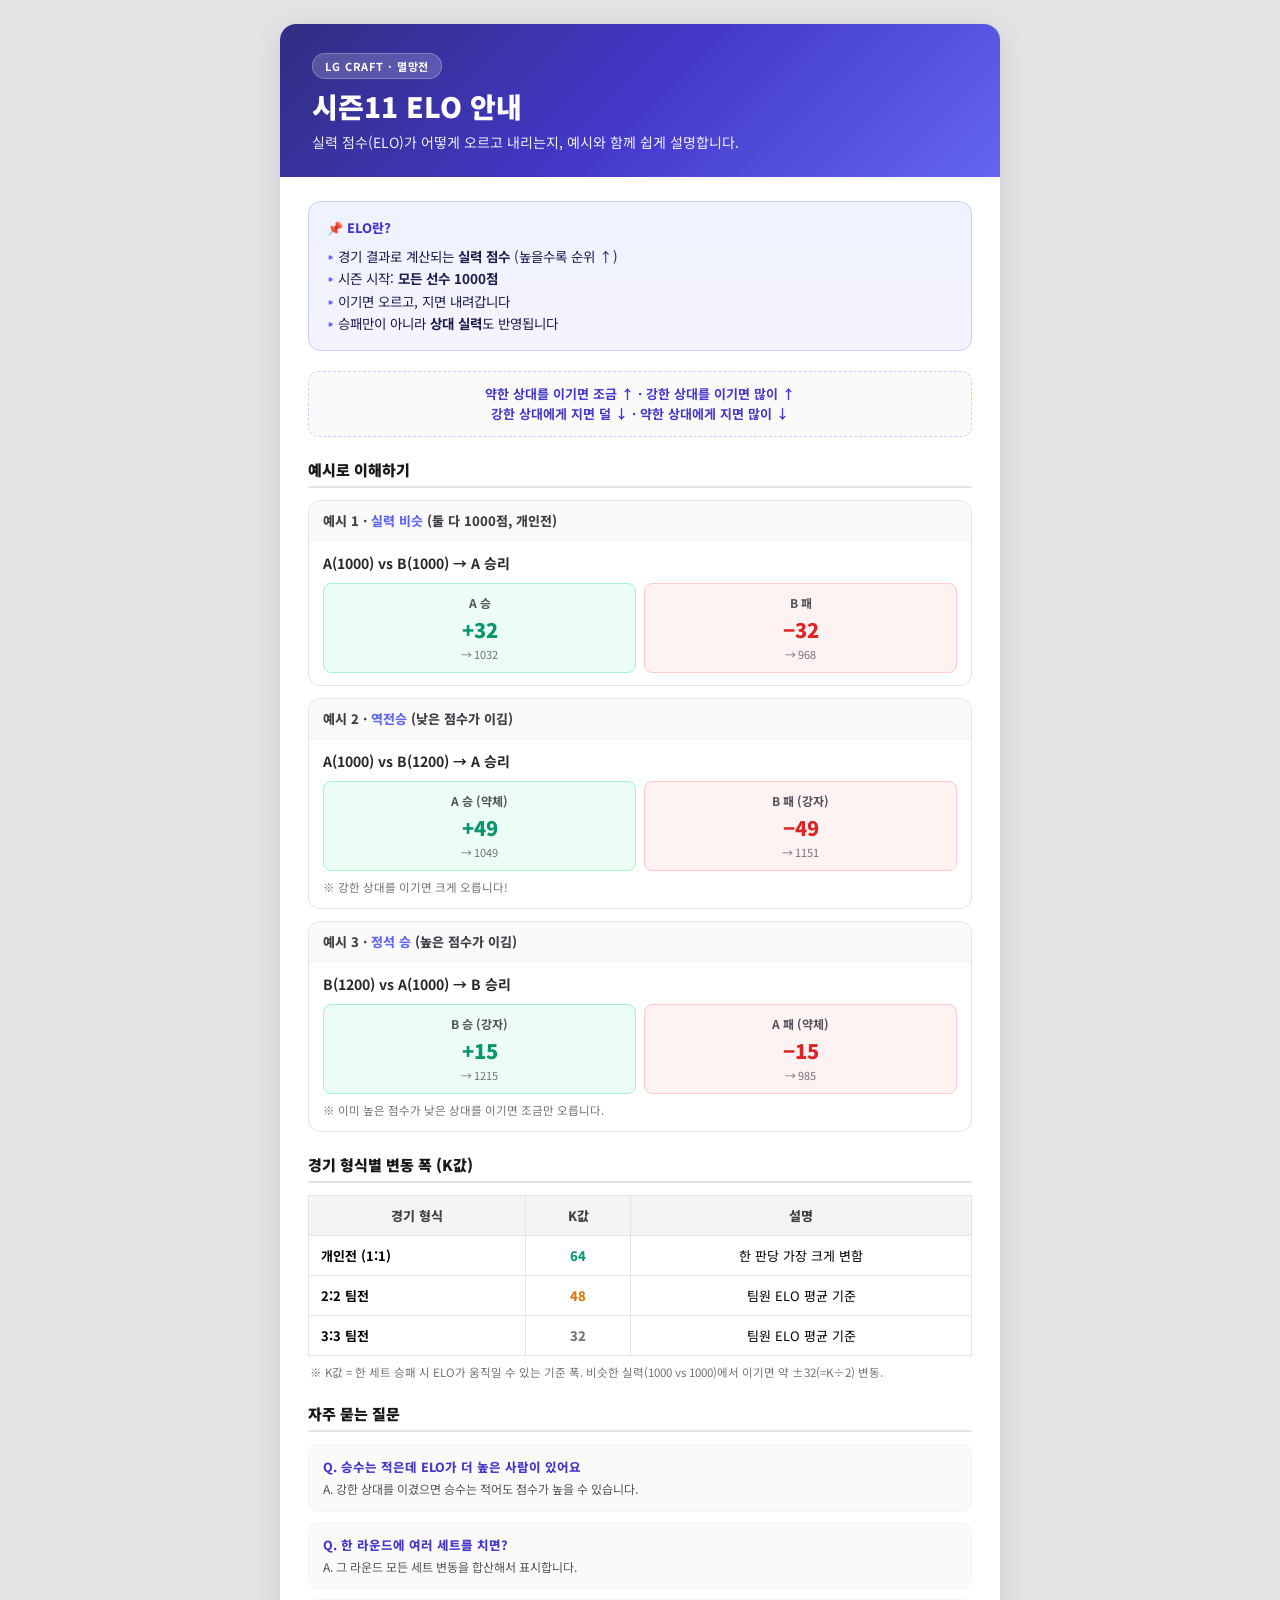
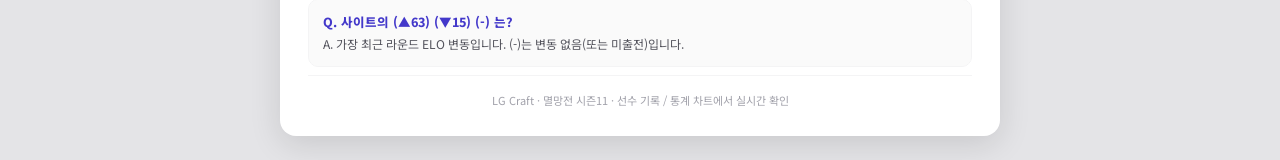
<file: data/s11/tools/elo-guide-cafe.html>
<!DOCTYPE html>
<html lang="ko">
<head>
  <meta charset="UTF-8" />
  <title>시즌11 ELO 안내</title>
  <link href="https://fonts.googleapis.com/css2?family=Noto+Sans+KR:wght@400;500;700;900&display=swap" rel="stylesheet" />
  <style>
    * { box-sizing: border-box; margin: 0; padding: 0; }
    body {
      font-family: 'Noto Sans KR', sans-serif;
      background: #e4e4e7;
      padding: 24px;
      display: flex;
      justify-content: center;
    }
    .poster {
      width: 720px;
      background: #fff;
      border-radius: 16px;
      overflow: hidden;
      box-shadow: 0 8px 32px rgba(0,0,0,.12);
    }
    .header {
      background: linear-gradient(135deg, #312e81 0%, #4338ca 50%, #6366f1 100%);
      color: #fff;
      padding: 28px 32px 24px;
    }
    .header-badge {
      display: inline-block;
      font-size: 11px;
      font-weight: 700;
      letter-spacing: 0.08em;
      background: rgba(255,255,255,.18);
      border: 1px solid rgba(255,255,255,.25);
      border-radius: 999px;
      padding: 4px 12px;
      margin-bottom: 10px;
    }
    .header h1 {
      font-size: 28px;
      font-weight: 900;
      line-height: 1.25;
      margin-bottom: 8px;
    }
    .header p {
      font-size: 14px;
      opacity: .92;
      line-height: 1.5;
    }
    .body { padding: 24px 28px 28px; }
    .summary {
      background: linear-gradient(180deg, #eef2ff, #f5f3ff);
      border: 1px solid #c7d2fe;
      border-radius: 12px;
      padding: 16px 18px;
      margin-bottom: 20px;
    }
    .summary-title {
      font-size: 13px;
      font-weight: 800;
      color: #4338ca;
      margin-bottom: 8px;
    }
    .summary ul {
      list-style: none;
      font-size: 13.5px;
      line-height: 1.65;
      color: #1e1b4b;
    }
    .summary li::before {
      content: '▸ ';
      color: #6366f1;
      font-weight: 700;
    }
    .one-liner {
      text-align: center;
      font-size: 13px;
      font-weight: 700;
      color: #4338ca;
      background: #fafafa;
      border: 1px dashed #c7d2fe;
      border-radius: 10px;
      padding: 12px 14px;
      margin-bottom: 22px;
      line-height: 1.55;
    }
    .section-title {
      font-size: 15px;
      font-weight: 900;
      color: #18181b;
      margin-bottom: 12px;
      padding-bottom: 6px;
      border-bottom: 2px solid #e4e4e7;
    }
    .examples { display: flex; flex-direction: column; gap: 12px; margin-bottom: 22px; }
    .example {
      border: 1px solid #e4e4e7;
      border-radius: 12px;
      overflow: hidden;
    }
    .example-head {
      background: #fafafa;
      padding: 10px 14px;
      font-size: 13px;
      font-weight: 800;
      color: #3f3f46;
      border-bottom: 1px solid #f4f4f5;
    }
    .example-head span { color: #6366f1; }
    .example-body { padding: 12px 14px; }
    .matchup {
      font-size: 14px;
      font-weight: 700;
      color: #27272a;
      margin-bottom: 10px;
    }
    .result-grid {
      display: grid;
      grid-template-columns: 1fr 1fr;
      gap: 8px;
    }
    .result-box {
      border-radius: 8px;
      padding: 10px 12px;
      text-align: center;
    }
    .result-box.win { background: #ecfdf5; border: 1px solid #a7f3d0; }
    .result-box.lose { background: #fef2f2; border: 1px solid #fecaca; }
    .result-box .name { font-size: 12px; font-weight: 700; color: #52525b; margin-bottom: 4px; }
    .result-box .delta { font-size: 20px; font-weight: 900; }
    .result-box.win .delta { color: #059669; }
    .result-box.lose .delta { color: #dc2626; }
    .result-box .after { font-size: 11px; color: #71717a; margin-top: 2px; }
    .note {
      font-size: 11.5px;
      color: #71717a;
      margin-top: 8px;
      line-height: 1.45;
    }
    .k-table {
      width: 100%;
      border-collapse: collapse;
      font-size: 13px;
      margin-bottom: 22px;
    }
    .k-table th, .k-table td {
      border: 1px solid #e4e4e7;
      padding: 10px 12px;
      text-align: center;
    }
    .k-table th {
      background: #f4f4f5;
      font-weight: 800;
      color: #3f3f46;
    }
    .k-table td:first-child { font-weight: 700; text-align: left; }
    .k-table .high { color: #059669; font-weight: 800; }
    .k-table .mid { color: #d97706; font-weight: 800; }
    .k-table .low { color: #71717a; font-weight: 800; }
    .faq { display: flex; flex-direction: column; gap: 10px; margin-bottom: 8px; }
    .faq-item {
      background: #fafafa;
      border-radius: 10px;
      padding: 12px 14px;
      border: 1px solid #f4f4f5;
    }
    .faq-q {
      font-size: 12.5px;
      font-weight: 800;
      color: #4338ca;
      margin-bottom: 4px;
    }
    .faq-a {
      font-size: 12px;
      color: #52525b;
      line-height: 1.55;
    }
    .footer {
      text-align: center;
      font-size: 11px;
      color: #a1a1aa;
      padding-top: 16px;
      border-top: 1px solid #f4f4f5;
    }
  </style>
</head>
<body>
  <article class="poster" id="poster">
    <header class="header">
      <div class="header-badge">LG CRAFT · 멸망전</div>
      <h1>시즌11 ELO 안내</h1>
      <p>실력 점수(ELO)가 어떻게 오르고 내리는지, 예시와 함께 쉽게 설명합니다.</p>
    </header>

    <div class="body">
      <div class="summary">
        <div class="summary-title">📌 ELO란?</div>
        <ul>
          <li>경기 결과로 계산되는 <strong>실력 점수</strong> (높을수록 순위 ↑)</li>
          <li>시즌 시작: <strong>모든 선수 1000점</strong></li>
          <li>이기면 오르고, 지면 내려갑니다</li>
          <li>승패만이 아니라 <strong>상대 실력</strong>도 반영됩니다</li>
        </ul>
      </div>

      <div class="one-liner">
        약한 상대를 이기면 조금 ↑ · 강한 상대를 이기면 많이 ↑<br>
        강한 상대에게 지면 덜 ↓ · 약한 상대에게 지면 많이 ↓
      </div>

      <h2 class="section-title">예시로 이해하기</h2>
      <div class="examples">
        <div class="example">
          <div class="example-head">예시 1 · <span>실력 비슷</span> (둘 다 1000점, 개인전)</div>
          <div class="example-body">
            <div class="matchup">A(1000) vs B(1000) → A 승리</div>
            <div class="result-grid">
              <div class="result-box win">
                <div class="name">A 승</div>
                <div class="delta">+32</div>
                <div class="after">→ 1032</div>
              </div>
              <div class="result-box lose">
                <div class="name">B 패</div>
                <div class="delta">−32</div>
                <div class="after">→ 968</div>
              </div>
            </div>
          </div>
        </div>

        <div class="example">
          <div class="example-head">예시 2 · <span>역전승</span> (낮은 점수가 이김)</div>
          <div class="example-body">
            <div class="matchup">A(1000) vs B(1200) → A 승리</div>
            <div class="result-grid">
              <div class="result-box win">
                <div class="name">A 승 (약체)</div>
                <div class="delta">+49</div>
                <div class="after">→ 1049</div>
              </div>
              <div class="result-box lose">
                <div class="name">B 패 (강자)</div>
                <div class="delta">−49</div>
                <div class="after">→ 1151</div>
              </div>
            </div>
            <div class="note">※ 강한 상대를 이기면 크게 오릅니다!</div>
          </div>
        </div>

        <div class="example">
          <div class="example-head">예시 3 · <span>정석 승</span> (높은 점수가 이김)</div>
          <div class="example-body">
            <div class="matchup">B(1200) vs A(1000) → B 승리</div>
            <div class="result-grid">
              <div class="result-box win">
                <div class="name">B 승 (강자)</div>
                <div class="delta">+15</div>
                <div class="after">→ 1215</div>
              </div>
              <div class="result-box lose">
                <div class="name">A 패 (약체)</div>
                <div class="delta">−15</div>
                <div class="after">→ 985</div>
              </div>
            </div>
            <div class="note">※ 이미 높은 점수가 낮은 상대를 이기면 조금만 오릅니다.</div>
          </div>
        </div>
      </div>

      <h2 class="section-title">경기 형식별 변동 폭 (K값)</h2>
      <table class="k-table">
        <thead>
          <tr><th>경기 형식</th><th>K값</th><th>설명</th></tr>
        </thead>
        <tbody>
          <tr><td>개인전 (1:1)</td><td class="high">64</td><td>한 판당 가장 크게 변함</td></tr>
          <tr><td>2:2 팀전</td><td class="mid">48</td><td>팀원 ELO 평균 기준</td></tr>
          <tr><td>3:3 팀전</td><td class="low">32</td><td>팀원 ELO 평균 기준</td></tr>
        </tbody>
      </table>
      <p class="note" style="margin-top:-14px;margin-bottom:22px;font-size:11.5px;color:#71717a;line-height:1.5;padding:0 2px;">
        ※ K값 = 한 세트 승패 시 ELO가 움직일 수 있는 기준 폭. 비슷한 실력(1000 vs 1000)에서 이기면 약 ±32(=K÷2) 변동.
      </p>

      <h2 class="section-title">자주 묻는 질문</h2>
      <div class="faq">
        <div class="faq-item">
          <div class="faq-q">Q. 승수는 적은데 ELO가 더 높은 사람이 있어요</div>
          <div class="faq-a">A. 강한 상대를 이겼으면 승수는 적어도 점수가 높을 수 있습니다.</div>
        </div>
        <div class="faq-item">
          <div class="faq-q">Q. 한 라운드에 여러 세트를 치면?</div>
          <div class="faq-a">A. 그 라운드 모든 세트 변동을 합산해서 표시합니다.</div>
        </div>
        <div class="faq-item">
          <div class="faq-q">Q. 사이트의 (▲63) (▼15) (-) 는?</div>
          <div class="faq-a">A. 가장 최근 라운드 ELO 변동입니다. (-)는 변동 없음(또는 미출전)입니다.</div>
        </div>
      </div>

      <div class="footer">LG Craft · 멸망전 시즌11 · 선수 기록 / 통계 차트에서 실시간 확인</div>
    </div>
  </article>
</body>
</html>
</file>
